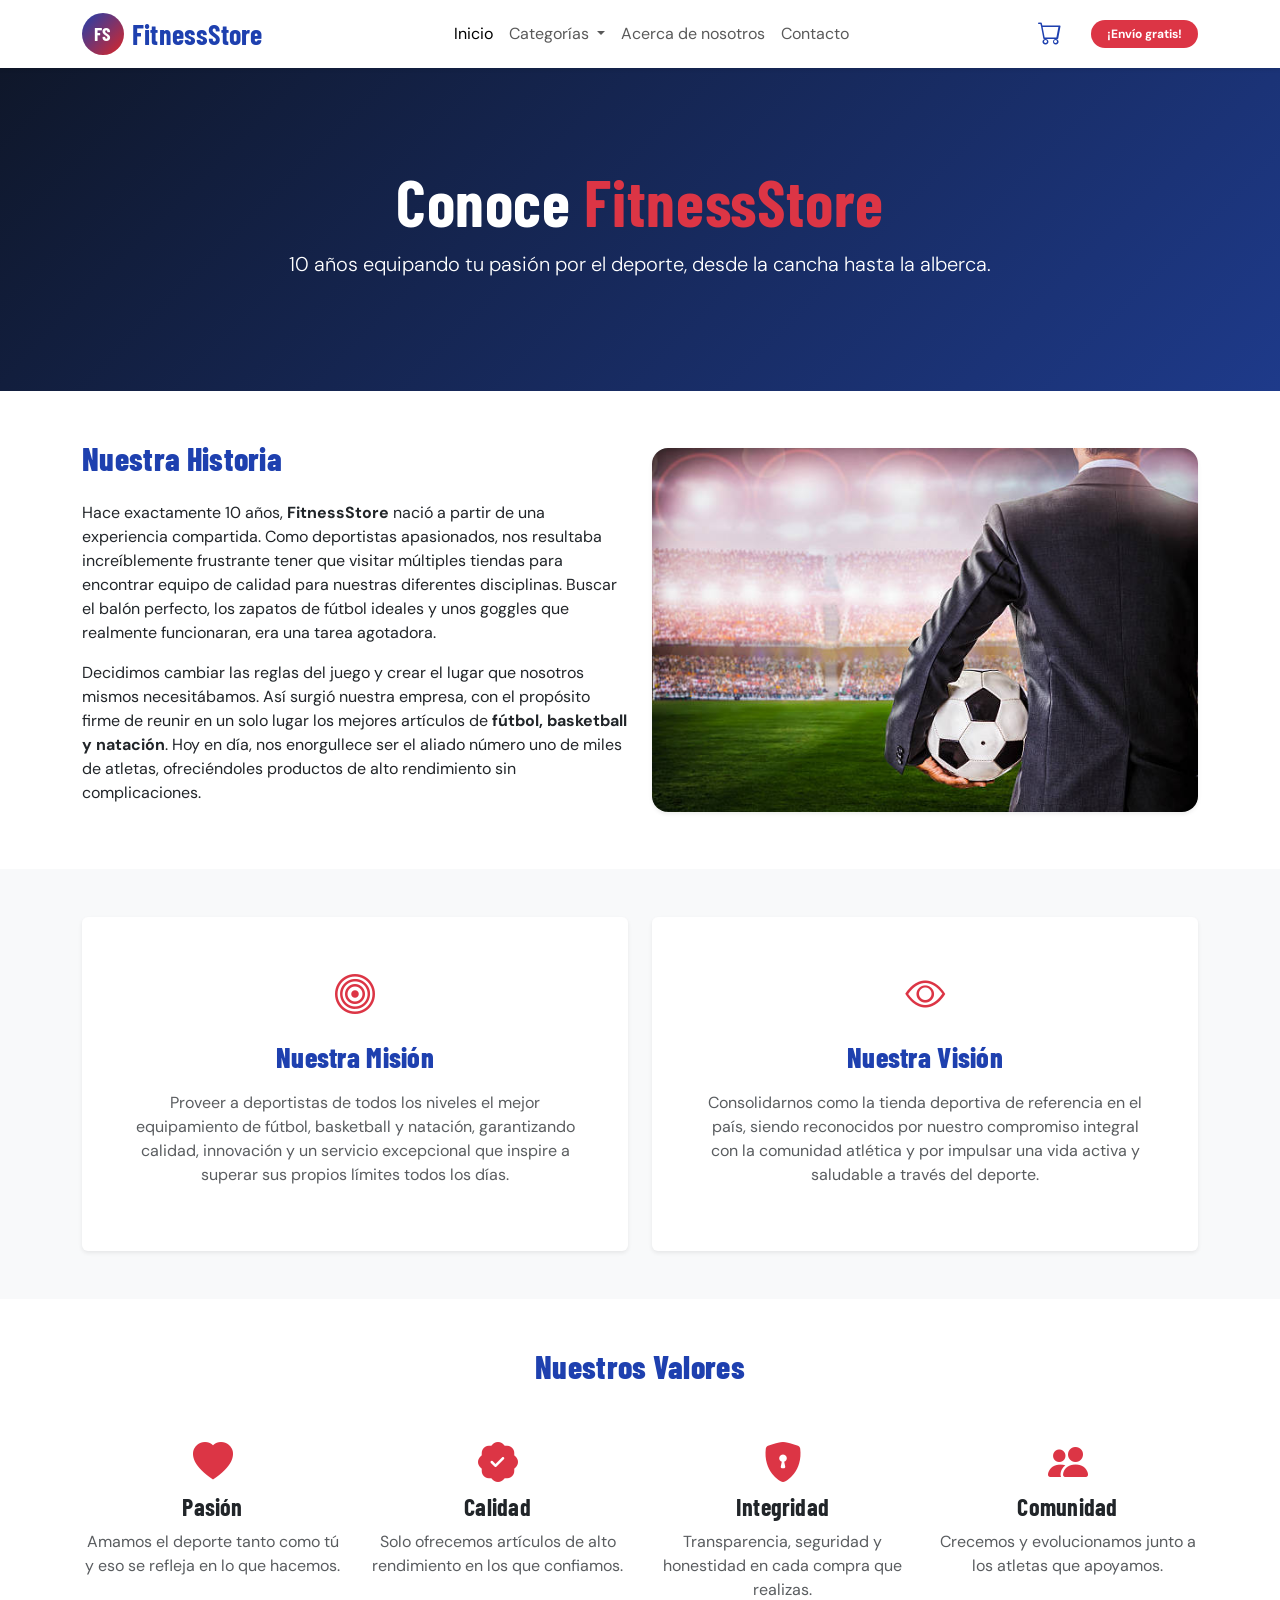
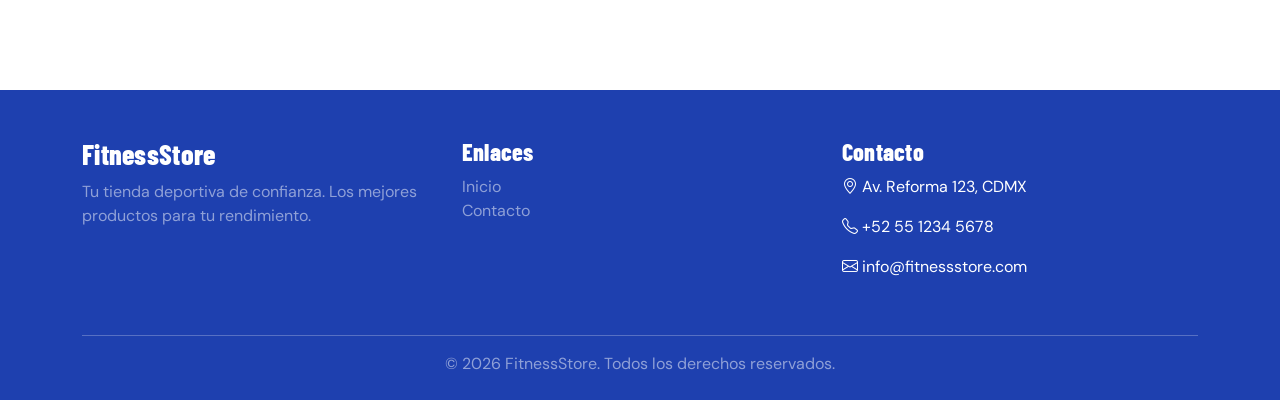
<file: aboutus.html>
<!DOCTYPE html>
<html lang="en">
<head>
    <meta charset="UTF-8">
    <meta name="viewport" content="width=device-width, initial-scale=1.0">
    <title>Sobre Nosotros</title>

    <link href="https://cdn.jsdelivr.net/npm/bootstrap@5.3.0-alpha1/dist/css/bootstrap.min.css" rel="stylesheet" />
    <link rel="stylesheet" href="https://cdn.jsdelivr.net/npm/bootstrap-icons@1.11.3/font/bootstrap-icons.min.css" />
    <link href="https://fonts.googleapis.com/css2?family=Barlow+Condensed:wght@700;800&family=DM+Sans:wght@400;500;600&display=swap" rel="stylesheet" />
    <link rel="stylesheet" href="styles.css" />
</head>
<body>
    <nav class="navbar navbar-expand-lg bg-white shadow-sm sticky-top">
    <div class="container">
        <a class="navbar-brand d-flex align-items-center gap-2" href="#">
        <div class="logo-circle bg-gradient-primary d-flex align-items-center justify-content-center text-white fw-bold">FS</div>
        <span class="fw-bold text-primary fs-3">FitnessStore</span>
        </a>
        <button class="navbar-toggler" type="button" data-bs-toggle="collapse" data-bs-target="#navbarMain">
        <span class="navbar-toggler-icon"></span>
        </button>
        <div class="collapse navbar-collapse" id="navbarMain">
        <ul class="navbar-nav mx-auto mb-2 mb-lg-0">
            <li class="nav-item"><a class="nav-link active" href="index.html">Inicio</a></li>
            <li class="nav-item dropdown">
                <a class="nav-link dropdown-toggle" href="#" id="navbarCategorias" role="button" data-bs-toggle="dropdown" aria-expanded="false">
                    Categorías
                </a>
                <ul class="dropdown-menu" aria-labelledby="navbarCategorias">
                    <li><a class="dropdown-item" href="index.html#productosFutbol">Fútbol</a></li>
                    <li><a class="dropdown-item" href="index.html#productosBasketball">Basketball</a></li>
                    <li><a class="dropdown-item" href="index.html#productosNatacion">Natación</a></li>
                </ul>
                </li>
            <li class="nav-item"><a class="nav-link" href="aboutus.html">Acerca de nosotros</a></li>
            <li class="nav-item"><a class="nav-link" href="contactus.html">Contacto</a></li>
        </ul>
        <div class="d-flex align-items-center gap-3">
            <button type="button" class="btn position-relative" id="cartIconBtn" data-bs-toggle="modal" data-bs-target="#cartModal">
                <i class="bi bi-cart fs-4 text-primary"></i>
                <span id="cartCount" class="position-absolute top-0 start-100 translate-middle badge rounded-pill bg-danger" style="font-size: 0.7rem;">0</span>
            </button>
            <span class="badge bg-danger rounded-pill px-3 py-2">¡Envío gratis!</span>
        </div>
        </div>
    </div>
    </nav>

    <section class="hero-section bg-dark text-white py-5 text-center">
        <div class="container py-5">
            <h1 class="display-3 fw-bold">Conoce <span class="text-danger">FitnessStore</span></h1>
            <p class="lead">10 años equipando tu pasión por el deporte, desde la cancha hasta la alberca.</p>
        </div>
    </section>

    <section class="container py-5">
        <div class="row align-items-center">
            <div class="col-lg-6 mb-4 mb-lg-0">
                <h2 class="text-primary mb-4">Nuestra Historia</h2>
                <p>Hace exactamente 10 años, <strong>FitnessStore</strong> nació a partir de una experiencia compartida. Como deportistas apasionados, nos resultaba increíblemente frustrante tener que visitar múltiples tiendas para encontrar equipo de calidad para nuestras diferentes disciplinas. Buscar el balón perfecto, los zapatos de fútbol ideales y unos goggles que realmente funcionaran, era una tarea agotadora.</p>
                <p>Decidimos cambiar las reglas del juego y crear el lugar que nosotros mismos necesitábamos. Así surgió nuestra empresa, con el propósito firme de reunir en un solo lugar los mejores artículos de <strong>fútbol, basketball y natación</strong>. Hoy en día, nos enorgullece ser el aliado número uno de miles de atletas, ofreciéndoles productos de alto rendimiento sin complicaciones.</p>
            </div>
            <div class="col-lg-6 text-center">
                <img src="./imagenes/imagenaboutus.jpg" alt="Representante de FitnessStore con un balón en la cancha" class="img-fluid rounded-4 shadow-sm" style="max-height: 450px; object-fit: cover;">
            </div>
        </div>
    </section>

    <section class="bg-light py-5">
        <div class="container">
            <div class="row g-4 text-center">
                <div class="col-md-6">
                    <div class="card h-100 border-0 shadow-sm p-5 product-card">
                        <i class="bi bi-bullseye fs-1 text-danger mb-3"></i>
                        <h3 class="text-primary">Nuestra Misión</h3>
                        <p class="text-muted mt-2">Proveer a deportistas de todos los niveles el mejor equipamiento de fútbol, basketball y natación, garantizando calidad, innovación y un servicio excepcional que inspire a superar sus propios límites todos los días.</p>
                    </div>
                </div>
                <div class="col-md-6">
                    <div class="card h-100 border-0 shadow-sm p-5 product-card">
                        <i class="bi bi-eye fs-1 text-danger mb-3"></i>
                        <h3 class="text-primary">Nuestra Visión</h3>
                        <p class="text-muted mt-2">Consolidarnos como la tienda deportiva de referencia en el país, siendo reconocidos por nuestro compromiso integral con la comunidad atlética y por impulsar una vida activa y saludable a través del deporte.</p>
                    </div>
                </div>
            </div>
        </div>
    </section>

    <section class="container py-5 mb-4">
        <h2 class="text-center text-primary mb-5">Nuestros Valores</h2>
        <div class="row text-center g-4">
            <div class="col-md-3">
                <i class="bi bi-heart-fill fs-1 text-danger mb-3"></i>
                <h4 class="fw-bold">Pasión</h4>
                <p class="text-muted">Amamos el deporte tanto como tú y eso se refleja en lo que hacemos.</p>
            </div>
            <div class="col-md-3">
                <i class="bi bi-patch-check-fill fs-1 text-danger mb-3"></i>
                <h4 class="fw-bold">Calidad</h4>
                <p class="text-muted">Solo ofrecemos artículos de alto rendimiento en los que confiamos.</p>
            </div>
            <div class="col-md-3">
                <i class="bi bi-shield-lock-fill fs-1 text-danger mb-3"></i>
                <h4 class="fw-bold">Integridad</h4>
                <p class="text-muted">Transparencia, seguridad y honestidad en cada compra que realizas.</p>
            </div>
            <div class="col-md-3">
                <i class="bi bi-people-fill fs-1 text-danger mb-3"></i>
                <h4 class="fw-bold">Comunidad</h4>
                <p class="text-muted">Crecemos y evolucionamos junto a los atletas que apoyamos.</p>
            </div>
        </div>
    </section>

    <footer class="bg-primary text-white pt-5 pb-4">
    <div class="container">
        <div class="row">
        <div class="col-md-4 mb-4">
            <h3>FitnessStore</h3>
            <p class="text-white-50">Tu tienda deportiva de confianza. Los mejores productos para tu rendimiento.</p>
        </div>
        <div class="col-md-4 mb-4">
            <h4>Enlaces</h4>
            <ul class="list-unstyled">
            <li><a href="index.html" class="text-white-50 text-decoration-none">Inicio</a></li>
            <li><a href="contactus.html" class="text-white-50 text-decoration-none">Contacto</a></li>
            </ul>
        </div>
        <div class="col-md-4 mb-4">
            <h4>Contacto</h4>
            <p><i class="bi bi-geo-alt"></i> Av. Reforma 123, CDMX</p>
            <p><i class="bi bi-telephone"></i> +52 55 1234 5678</p>
            <p><i class="bi bi-envelope"></i> info@fitnessstore.com</p>
        </div>
        </div>
        <hr class="bg-white-50" />
        <div class="text-center text-white-50">
        &copy; 2026 FitnessStore. Todos los derechos reservados.
        </div>
    </div>
    </footer>

    <script src="https://cdn.jsdelivr.net/npm/bootstrap@5.3.0-alpha1/dist/js/bootstrap.bundle.min.js"></script>
    <script src="script.js"></script>
</body>
</html>
</file>
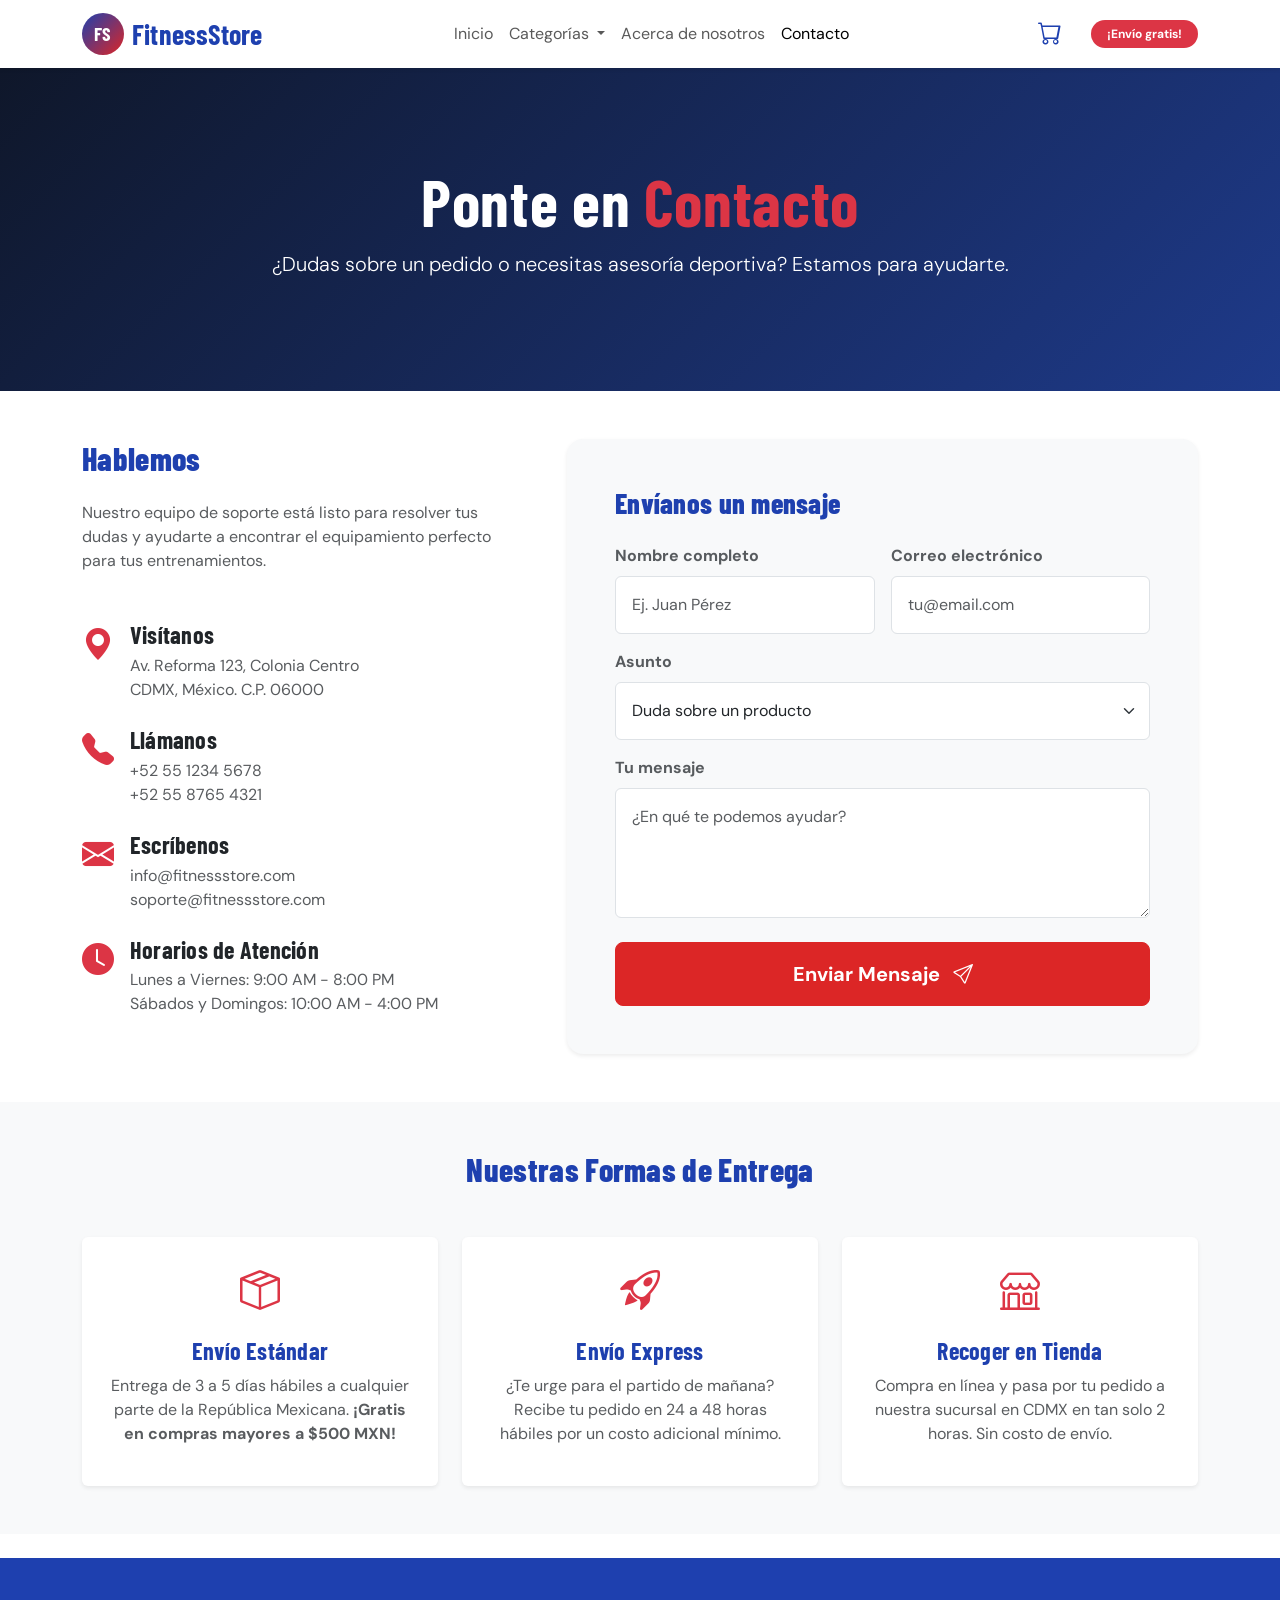
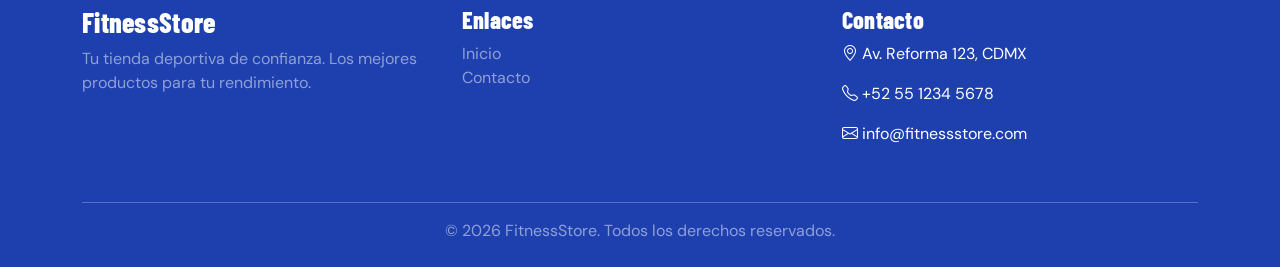
<file: contactus.html>
<!DOCTYPE html>
<html lang="en">
<head>
    <meta charset="UTF-8">
    <meta name="viewport" content="width=device-width, initial-scale=1.0">
    <title>Contáctanos | FitnessStore</title>

    <link href="https://cdn.jsdelivr.net/npm/bootstrap@5.3.0-alpha1/dist/css/bootstrap.min.css" rel="stylesheet" />
    <link rel="stylesheet" href="https://cdn.jsdelivr.net/npm/bootstrap-icons@1.11.3/font/bootstrap-icons.min.css" />
    <link href="https://fonts.googleapis.com/css2?family=Barlow+Condensed:wght@700;800&family=DM+Sans:wght@400;500;600&display=swap" rel="stylesheet" />
    <link rel="stylesheet" href="styles.css" />
</head>
<body>
    <nav class="navbar navbar-expand-lg bg-white shadow-sm sticky-top">
    <div class="container">
        <a class="navbar-brand d-flex align-items-center gap-2" href="#">
        <div class="logo-circle bg-gradient-primary d-flex align-items-center justify-content-center text-white fw-bold">FS</div>
        <span class="fw-bold text-primary fs-3">FitnessStore</span>
        </a>
        <button class="navbar-toggler" type="button" data-bs-toggle="collapse" data-bs-target="#navbarMain">
        <span class="navbar-toggler-icon"></span>
        </button>
        <div class="collapse navbar-collapse" id="navbarMain">
        <ul class="navbar-nav mx-auto mb-2 mb-lg-0">
            <li class="nav-item"><a class="nav-link" href="index.html">Inicio</a></li>
            <li class="nav-item dropdown">
                <a class="nav-link dropdown-toggle" href="#" id="navbarCategorias" role="button" data-bs-toggle="dropdown" aria-expanded="false">
                    Categorías
                </a>
                <ul class="dropdown-menu" aria-labelledby="navbarCategorias">
                    <li><a class="dropdown-item" href="index.html#productosFutbol">Fútbol</a></li>
                    <li><a class="dropdown-item" href="index.html#productosBasketball">Basketball</a></li>
                    <li><a class="dropdown-item" href="index.html#productosNatacion">Natación</a></li>
                </ul>
                </li>
            <li class="nav-item"><a class="nav-link" href="aboutus.html">Acerca de nosotros</a></li>
            <li class="nav-item"><a class="nav-link active" href="contactus.html">Contacto</a></li>
        </ul>
        <div class="d-flex align-items-center gap-3">
            <button type="button" class="btn position-relative" id="cartIconBtn" data-bs-toggle="modal" data-bs-target="#cartModal">
                <i class="bi bi-cart fs-4 text-primary"></i>
                <span id="cartCount" class="position-absolute top-0 start-100 translate-middle badge rounded-pill bg-danger" style="font-size: 0.7rem;">0</span>
            </button>
            <span class="badge bg-danger rounded-pill px-3 py-2">¡Envío gratis!</span>
        </div>
        </div>
    </div>
    </nav>

    <section class="hero-section bg-dark text-white py-5 text-center">
        <div class="container py-5">
            <h1 class="display-3 fw-bold">Ponte en <span class="text-danger">Contacto</span></h1>
            <p class="lead">¿Dudas sobre un pedido o necesitas asesoría deportiva? Estamos para ayudarte.</p>
        </div>
    </section>

    <section class="container py-5">
        <div class="row g-5">
            <div class="col-lg-5">
                <h2 class="text-primary mb-4">Hablemos</h2>
                <p class="text-muted mb-5">Nuestro equipo de soporte está listo para resolver tus dudas y ayudarte a encontrar el equipamiento perfecto para tus entrenamientos.</p>
                
                <div class="d-flex mb-4">
                    <i class="bi bi-geo-alt-fill fs-2 text-danger me-3"></i>
                    <div>
                        <h4 class="fw-bold mb-1">Visítanos</h4>
                        <p class="text-muted mb-0">Av. Reforma 123, Colonia Centro<br>CDMX, México. C.P. 06000</p>
                    </div>
                </div>

                <div class="d-flex mb-4">
                    <i class="bi bi-telephone-fill fs-2 text-danger me-3"></i>
                    <div>
                        <h4 class="fw-bold mb-1">Llámanos</h4>
                        <p class="text-muted mb-0">+52 55 1234 5678<br>+52 55 8765 4321</p>
                    </div>
                </div>

                <div class="d-flex mb-4">
                    <i class="bi bi-envelope-fill fs-2 text-danger me-3"></i>
                    <div>
                        <h4 class="fw-bold mb-1">Escríbenos</h4>
                        <p class="text-muted mb-0">info@fitnessstore.com<br>soporte@fitnessstore.com</p>
                    </div>
                </div>

                <div class="d-flex">
                    <i class="bi bi-clock-fill fs-2 text-danger me-3"></i>
                    <div>
                        <h4 class="fw-bold mb-1">Horarios de Atención</h4>
                        <p class="text-muted mb-0">Lunes a Viernes: 9:00 AM - 8:00 PM<br>Sábados y Domingos: 10:00 AM - 4:00 PM</p>
                    </div>
                </div>
            </div>

            <div class="col-lg-7">
                <div class="card border-0 shadow-sm rounded-4 p-4 p-md-5 bg-light">
                    <h3 class="text-primary mb-4">Envíanos un mensaje</h3>
                    <form>
                        <div class="row g-3">
                            <div class="col-md-6">
                                <label for="nombre" class="form-label fw-bold text-muted">Nombre completo</label>
                                <input type="text" class="form-control p-3" id="nombre" placeholder="Ej. Juan Pérez" required>
                            </div>
                            <div class="col-md-6">
                                <label for="email" class="form-label fw-bold text-muted">Correo electrónico</label>
                                <input type="email" class="form-control p-3" id="email" placeholder="tu@email.com" required>
                            </div>
                            <div class="col-12">
                                <label for="asunto" class="form-label fw-bold text-muted">Asunto</label>
                                <select class="form-select p-3" id="asunto">
                                    <option selected>Duda sobre un producto</option>
                                    <option value="1">Estatus de mi pedido</option>
                                    <option value="2">Devoluciones y garantías</option>
                                    <option value="3">Ventas al mayoreo / Patrocinios</option>
                                    <option value="4">Otro</option>
                                </select>
                            </div>
                            <div class="col-12">
                                <label for="mensaje" class="form-label fw-bold text-muted">Tu mensaje</label>
                                <textarea class="form-control p-3" id="mensaje" rows="4" placeholder="¿En qué te podemos ayudar?" required></textarea>
                            </div>
                            <div class="col-12 mt-4">
                                <button type="submit" class="btn btn-danger w-100 p-3 fw-bold fs-5 rounded-3">Enviar Mensaje <i class="bi bi-send ms-2"></i></button>
                            </div>
                        </div>
                    </form>
                </div>
            </div>
        </div>
    </section>

    <section class="bg-light py-5 mb-4">
        <div class="container">
            <h2 class="text-center text-primary mb-5">Nuestras Formas de Entrega</h2>
            <div class="row g-4 text-center">
                <div class="col-md-4">
                    <div class="card h-100 border-0 shadow-sm p-4 product-card">
                        <i class="bi bi-box-seam fs-1 text-danger mb-3"></i>
                        <h4 class="text-primary fw-bold">Envío Estándar</h4>
                        <p class="text-muted">Entrega de 3 a 5 días hábiles a cualquier parte de la República Mexicana. <strong>¡Gratis en compras mayores a $500 MXN!</strong></p>
                    </div>
                </div>
                <div class="col-md-4">
                    <div class="card h-100 border-0 shadow-sm p-4 product-card">
                        <i class="bi bi-rocket-takeoff fs-1 text-danger mb-3"></i>
                        <h4 class="text-primary fw-bold">Envío Express</h4>
                        <p class="text-muted">¿Te urge para el partido de mañana? Recibe tu pedido en 24 a 48 horas hábiles por un costo adicional mínimo.</p>
                    </div>
                </div>
                <div class="col-md-4">
                    <div class="card h-100 border-0 shadow-sm p-4 product-card">
                        <i class="bi bi-shop fs-1 text-danger mb-3"></i>
                        <h4 class="text-primary fw-bold">Recoger en Tienda</h4>
                        <p class="text-muted">Compra en línea y pasa por tu pedido a nuestra sucursal en CDMX en tan solo 2 horas. Sin costo de envío.</p>
                    </div>
                </div>
            </div>
        </div>
    </section>

    <footer class="bg-primary text-white pt-5 pb-4">
    <div class="container">
        <div class="row">
        <div class="col-md-4 mb-4">
            <h3>FitnessStore</h3>
            <p class="text-white-50">Tu tienda deportiva de confianza. Los mejores productos para tu rendimiento.</p>
        </div>
        <div class="col-md-4 mb-4">
            <h4>Enlaces</h4>
            <ul class="list-unstyled">
            <li><a href="index.html" class="text-white-50 text-decoration-none">Inicio</a></li>
            <li><a href="contactus.html" class="text-white-50 text-decoration-none">Contacto</a></li>
            </ul>
        </div>
        <div class="col-md-4 mb-4">
            <h4>Contacto</h4>
            <p><i class="bi bi-geo-alt"></i> Av. Reforma 123, CDMX</p>
            <p><i class="bi bi-telephone"></i> +52 55 1234 5678</p>
            <p><i class="bi bi-envelope"></i> info@fitnessstore.com</p>
        </div>
        </div>
        <hr class="bg-white-50" />
        <div class="text-center text-white-50">
        &copy; 2026 FitnessStore. Todos los derechos reservados.
        </div>
    </div>
    </footer>
    
    <div class="modal fade" id="cartModal" tabindex="-1" aria-labelledby="cartModalLabel" aria-hidden="true">
        <div class="modal-dialog modal-dialog-centered modal-lg">
            <div class="modal-content">
                <div class="modal-header bg-primary text-white">
                    <h5 class="modal-title" id="cartModalLabel"><i class="bi bi-cart"></i> Mi Carrito</h5>
                    <button type="button" class="btn-close btn-close-white" data-bs-dismiss="modal" aria-label="Cerrar"></button>
                </div>
                <div class="modal-body" id="cartModalBody">
                    </div>
                <div class="modal-footer">
                    <button type="button" class="btn btn-secondary" data-bs-dismiss="modal">Seguir comprando</button>
                </div>
            </div>
        </div>
    </div>

    <script src="https://cdn.jsdelivr.net/npm/bootstrap@5.3.0-alpha1/dist/js/bootstrap.bundle.min.js"></script>
    <script src="script.js"></script>
</body>
</html>
</file>
<file: styles.css>
/* Paleta principal de la página */
:root {
  --blue: #1e40af;
  --red: #dc2626;
}

/* Estilos de títulos y párrafos */
body {
  font-family: 'DM Sans', sans-serif;
}

h1, h2, h3, h4, h5, .navbar-brand {
  font-family: 'Barlow Condensed', sans-serif;
  font-weight: 800;
  letter-spacing: 0.01em;
}

/* Logo provisional */
.logo-circle {
  width: 42px;
  height: 42px;
  background: linear-gradient(135deg, var(--blue), var(--red));
  border-radius: 50%;
  font-size: 1.2rem;
}

.bg-gradient-primary {
  background: linear-gradient(135deg, var(--blue), var(--red));
}

/* Estilo del banner inicial (lo del mundial 2026) */
.hero-section {
  background: linear-gradient(135deg, #0f172a 0%, #1e3a8a 100%);
}

/* Formato de las tarjetas de los productos */
.product-card {
  transition: transform 0.2s, box-shadow 0.2s;
  cursor: default;
}

.product-card:hover {
  transform: translateY(-5px);
  box-shadow: 0 10px 20px rgba(0,0,0,0.1);
}

.card-img-top {
  height: 200px;
  object-fit: cover;
}

/* Botón de agregar se torna rojo cuando se hace hover */
.btn-danger {
  background-color: var(--red);
  border-color: var(--red);
}

.btn-danger:hover {
  background-color: #b91c1c;
  border-color: #b91c1c;
}

/* Elementos default de bootstrap que movimos ligeramente los colores.
   Se usa !important para dar prioridad sobre cualquier otro formato */
.text-primary {
  color: var(--blue) !important;
}

.bg-primary {
  background-color: var(--blue) !important;
}

footer a:hover {
  text-decoration: underline !important;
  color: white !important;
}

/* Contador del carrito */
#cartCount {
  font-size: 0.65rem;
  padding: 0.2rem 0.4rem;
}

/* Formato de la tabla dentro del carrito (de los productos) */
.cart-table {
  width: 100%;
  border-collapse: collapse;
}
.cart-table th, .cart-table td {
  padding: 0.75rem;
  vertical-align: middle;
  border-bottom: 1px solid #dee2e6;
}
.cart-table th {
  background-color: #f8f9fa;
  font-weight: 600;
}
.total-row {
  font-weight: bold;
  background-color: #f8f9fa;
}
.total-amount {
  color: var(--blue);
  font-size: 1.2rem;
}
</file>
